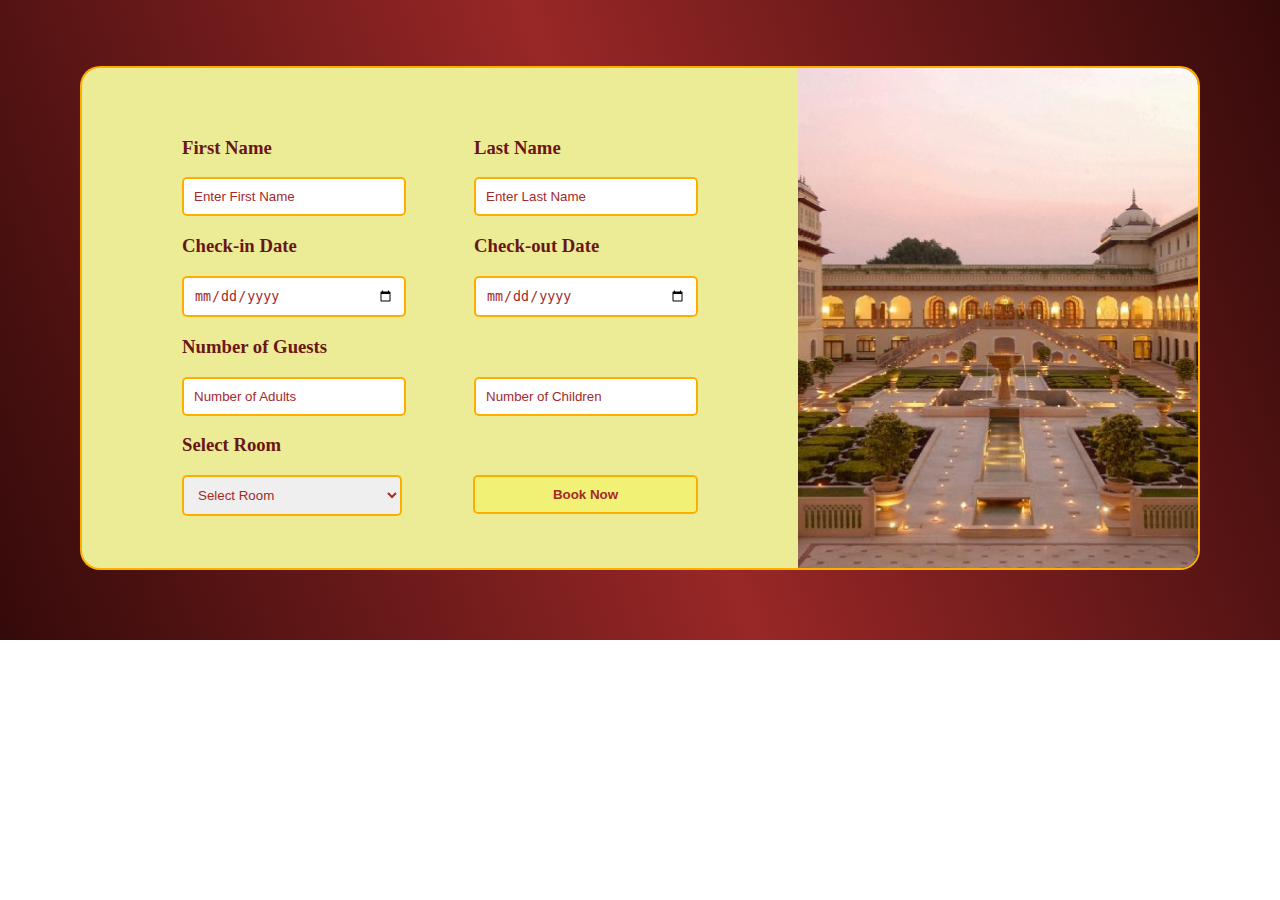
<file: bookform.html>
<!DOCTYPE html>
<html lang="en">
<head>
    <meta charset="UTF-8">
    <meta name="viewport" content="width=device-width, initial-scale=1.0">
    <title>Hotel Raj Mahal</title>
    <link rel="icon" href="images/logo.png">
    <link rel="stylesheet" href="bookform.css">
</head>
<body>
    <form class="bookform">
        <div class="formcont">
            <div class="mainform">
                <div id="FieldSection">
                    <div>
                        <h3>First Name</h3>
                        <input id="Fname" class="form-input" type="text" placeholder="Enter First Name" onkeyup="validateFName()" required>
                        <span id="Fname-er"></span>
                    </div>
                    <div>
                        <h3>Last Name</h3>
                        <input id="Lname" class="form-input" type="text" placeholder="Enter Last Name" onkeyup="validateLName()" required>
                        <span id="Lname-er"></span>
                    </div>  
                </div>
                <div id="FieldSection">
                    <div>
                        <h3>Check-in Date</h3>
                        <input id="CheckIn" class="form-input" type="date" placeholder="DD/MM/YYYY" onkeyup="validateCheckIn()" required>
                        <span id="CheckIn-er"></span>
                    </div>
                    <div>
                        <h3>Check-out Date</h3>
                        <input id="CheckOut" class="form-input" type="date" placeholder="DD/MM/YYYY" onkeyup="validateCheckOut()" required>
                        <span id="CheckOut-er"></span>
                    </div>  
                </div>
                <div>
                    <h3>Number of Guests</h3>
                </div>
                <div id="FieldSection">
                    
                    <div>
                        <input id="Guest" class="form-input" type="number" placeholder="Number of Adults" required>
                        <span id="Guest-er"></span>
                    </div>
                    <div>
                        <input id="Guest" class="form-input" type="number" placeholder="Number of Children" required>
                        <span id="Guest-er"></span>
                    </div>
                </div>
                <div>
                    <h3>Select Room</h3>
                </div>
                <div id="FieldSection">
                    <div>
                        <select id="Room" class="selectroom" required>
                            <option value="">Select Room</option>
                            <option value="Maharaja Suite">Maharaja Suite</option>
                            <option value="Maharani Suite">Maharani Suite</option>
                            <option value="Twin Room">Twin Room</option>
                            <option value="Deluxe Room">Deluxe Room</option>
                            <option value="Premium Room">Premium Room</option>
                            <option value="Standard Room">Standard Room</option>
                        </select>
                    </div>
                    <div>
                        <button id="formbtn"  onclick="return validateForm();">Book Now</button>
                        <span id="submit-er"></span>
                    </div>
                    
                </div>
            </div>
            <div>
                <img id="bookImg" src="images/contactImg2.webp">
            </div>
        </div>
    </form>

    <script src="bookform.js"></script>
</body>
</html>
</file>
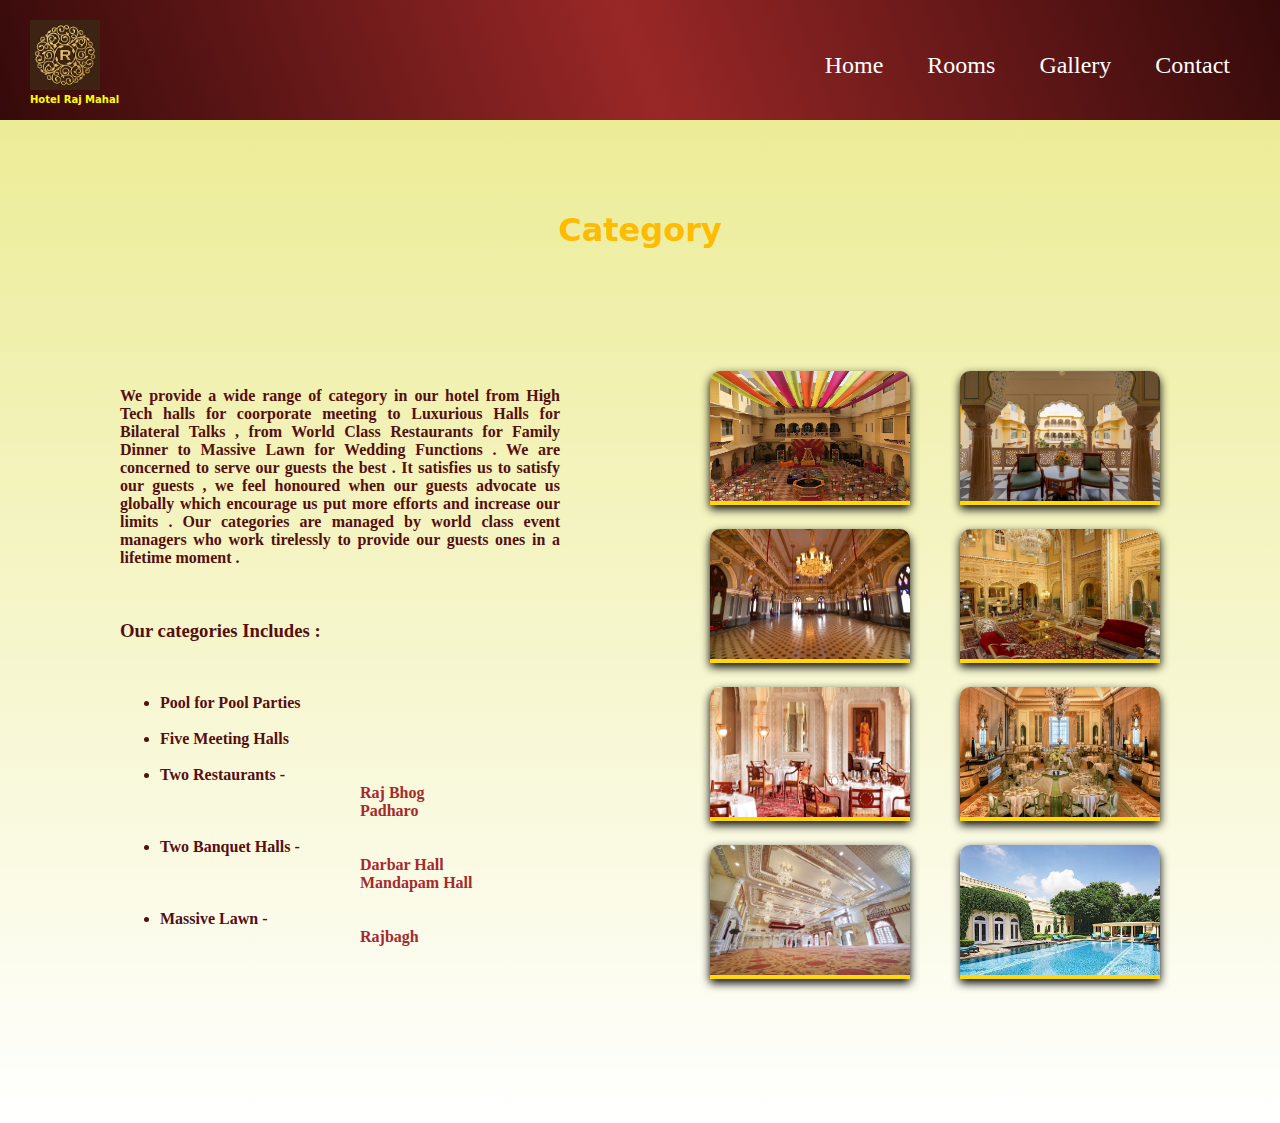
<file: category.html>
<!DOCTYPE html>
<html lang="en">
<head>
    <meta charset="UTF-8">
    <meta name="viewport" content="width=device-width, initial-scale=1.0">
    <title>Hotel Raj Mahal</title>
    <link rel="icon" href="images/logo.png">
    <link href="./style.css" rel="stylesheet">
    <link href="./rooms.html">
    <link href="./index.html">
    <link href="./contact.html">
</head>
<body>
    <header id="head">
        <nav class="navbar">
            <div class="logo">
                <img id="logo" src="images/logo.png">
                <h1 id="name">Hotel Raj Mahal</h1>
            </div>
            <div>
                <a href="index.html" id="headLinks">Home</a>
                <a href="rooms.html" id="headLinks">Rooms</a>
                <a href="gallery.html" id="headLinks">Gallery</a>
                <a href="contact.html" id="headLinks">Contact</a>
            </div>
            </div>
        </nav>
    </header>

    <br/><br/><br/><br/><br/>

    <section id="bg">
        <div>
            <h1 id="heading">Category</h1>
            <div id="category">
                <div id="list">
                    <p>We provide a wide range of category in our hotel from High Tech halls for coorporate meeting to Luxurious Halls for Bilateral Talks , 
                        from World Class Restaurants for Family Dinner to Massive Lawn for Wedding Functions . We are concerned to serve our guests the best .
                        It satisfies us to satisfy our guests , we feel honoured when our guests advocate us globally which encourage us put more efforts and increase our limits . 
                        Our categories are managed by world class event managers who work tirelessly to provide our guests ones in a lifetime moment . 
                    </p><br/>
                    <h3>Our categories Includes :</h3><br/>
                    <ul>
                        <li>Pool for Pool Parties</li><br/>
                        <li>Five Meeting Halls</li><br/>
                        <li>Two Restaurants - 
                            <div id="break">Raj Bhog </div>
                            <div id="break">Padharo</div>
                        </li> <br/>  
                        <li>Two Banquet Halls -
                            <div id="break">Darbar Hall </div>
                            <div id="break">Mandapam Hall</div>
                        </li> <br/>
                        <li>Massive Lawn - 
                            <div id="break">Rajbagh</div>
                        </li>
                    </ul>
                </div>
                <div id="gallary">
                    <div>
                        <img id="catimg" src="images/Lawn.webp">
                        <img id="catimg" src="images/Hall1.webp">                       
                        <img id="catimg" src="images/Dine1.webp">
                        <img id="catimg" src="images/Hall2.jpg">
                    </div>
                    <div>
                        <img id="catimg" src="images/Ramp.avif">
                        <img id="catimg" src="images/Hall3.png">
                        <img id="catimg" src="images/Dine2.webp">
                        <img id="catimg" src="images/Pool.jpg">
                    </div>
                </div>
            </div>
        </div>
    </section>

</body>
</html>
</file>
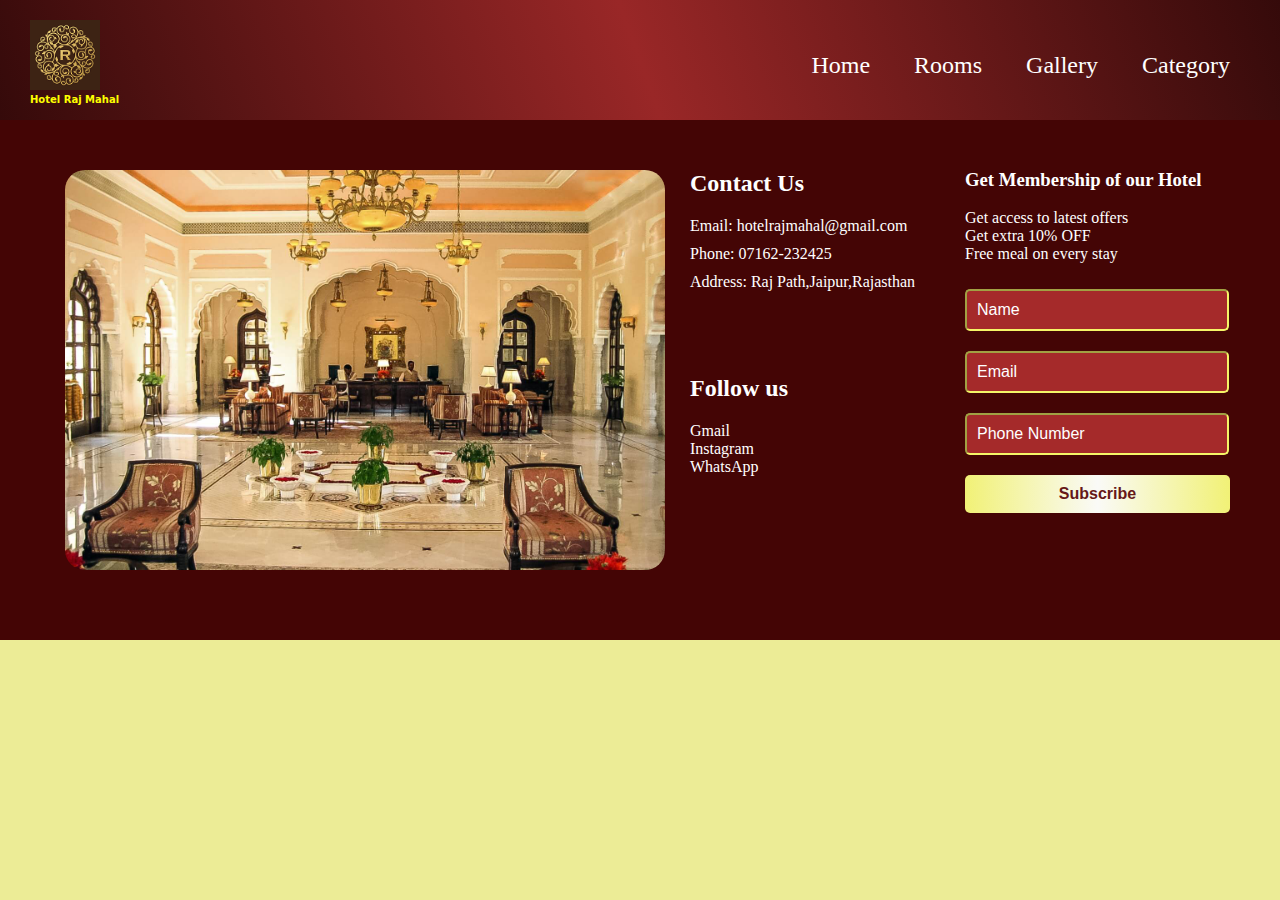
<file: contact.html>
<!DOCTYPE html>
<html lang="en">
<head>
    <meta charset="UTF-8">
    <meta name="viewport" content="width=device-width, initial-scale=1.0">
    <title>Hotel Raj Mahal</title>
    <link rel="icon" href="images/logo.png">
    <link href="./style.css" rel="stylesheet">
    <link href="./contact.css" rel="stylesheet">
    <link href="./rooms.html">
    <link href="./index.html">
    <link href="./category.html">
</head>
<body>
    <header id="head">
        <nav class="navbar">
            <div class="logo">
                <img id="logo" src="images/logo.png">
                <h1 id="name">Hotel Raj Mahal</h1>
            </div>
            <div>
                <a href="index.html" id="headLinks">Home</a>
                <a href="rooms.html" id="headLinks">Rooms</a>
                <a href="gallery.html" id="headLinks">Gallery</a>
                <a href="category.html" id="headLinks">Category</a>
            </div>
            </div>
        </nav>
    </header>

    <footer id="foot" style="padding-top: 50px;">
        <div id="details">
            <div id="division">

                <div id="imgCont">
                    <img id="contactImg" src="images/contactImg4.jpg">
                </div>

                <div id="division1">
                    <h2 id="main">Contact Us</h2>
                    
                        <div id="contactDetails">Email: hotelrajmahal@gmail.com</div>
                        <div id="contactDetails">Phone: 07162-232425</div>
                        <div id="contactDetails">Address: Raj Path,Jaipur,Rajasthan</div>
                
                        </br></br></br>
                
                    <h2 id="main">Follow us</h2>
                    
                        <div><a id="contactMedia" href="https://www.gmail.com">Gmail</a></div>
                        <div><a id="contactMedia" href="https://www.instagram.com">Instagram</a></div>
                        <div><a id="contactMedia" href="https://www.whatsapp.com">WhatsApp</a></div>
                    
                </div>

                <div id="division2">
                    <form onsubmit="sendEmail(); reset(); return false;">
                        <h3 id="main">Get Membership of our Hotel</h3>
                        <p>Get access to latest offers</br>Get extra 10% OFF</br>Free meal on every stay</p>
                        <div>

                            <input type="text" id="name1" placeholder="Name" onkeyup="validateName()" required>
                            <span id="name-er"></span>
            
                            <input type="email" id="email" placeholder="Email" onkeyup="validateEmail()" required>
                            <span id="email-er"></span>
                            
                            <input type="text" id="phone" placeholder="Phone Number" onkeyup="validatePhone()" required>
                            <span id="phone-er"></span>
                        
                        </div>
                        <button id="button" type="submit" onclick="return validateForm()" onclick="alert('Thankyou for choosing Hotel Raj Mahal , We will contact you shortly')">Subscribe</button>
                        <span id="submit-er"></span>

                    </form>
                </div>

            </div>
        </div>
        
    </footer>

    <script src="https://smtpjs.com/v3/smtp.js"></script>
    <script>
        function sendEmail(){
            Email.send({
                Host : "smtp.gmail.com",
                //Here enter the email of hotel and password
                Username : "srajandongre2905@gmail.com",
                Password : "password",
                //Here enter the email of the hotel 
                To : 'hotelrajmahal@gmail.com',
                From : document.getElementById("email").value,
                Subject : "New Enquiry",
                Body : "Name: " + document.getElementById("name").value
                    + "<br> Email: " + document.getElementById("email").value
                    + "<br> Phone no.: " + document.getElementById("phone").value
            }).then(
                message => alert("Email Submitted Successfully, We will contact you shortly")
            );
        }
    </script>
    <script src="contact.js"></script>
</body>

</html>
</file>
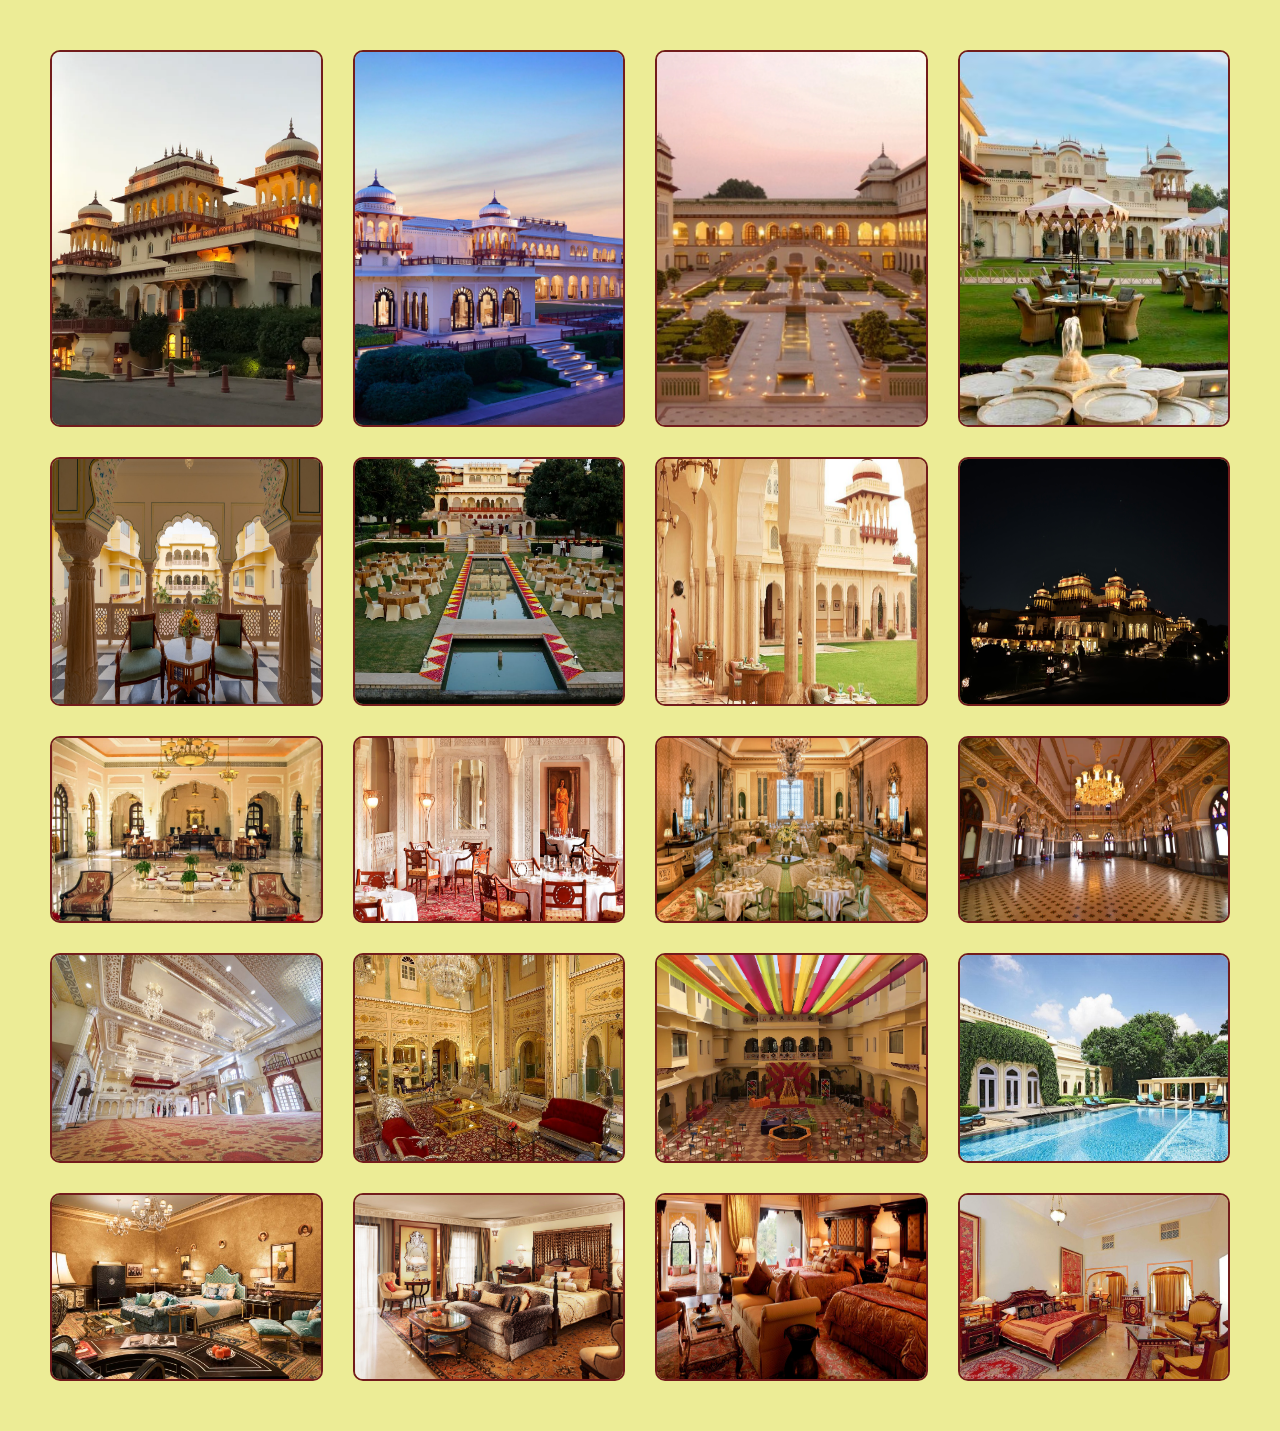
<file: gallery.html>
<!DOCTYPE html>
<html lang="en">
<head>
    <meta charset="UTF-8">
    <meta name="viewport" content="width=device-width, initial-scale=1.0">
    <title>Hotel Raj Mahal</title>
    <link rel="icon" href="images/logo.png">
    <link rel="stylesheet" href="style.css">
    <link rel="stylesheet" href="lightbox.css">
    <link rel="stylesheet" href="gallery.css">
</head>
<body>
    <div class="container">
        <div class="gallery">
            <a href="images/GalImg.webp" data-lightbox="hotel">
                <img src="images/GalImg.webp">
            </a>
            <a href="images/contactImg.webp" data-lightbox="hotel">
                <img src="images/contactImg.webp">
            </a>
            <a href="images/contactImg2.webp" data-lightbox="hotel">
                <img src="images/contactImg2.webp">
            </a>
            <a href="images/GalImg2.avif" data-lightbox="hotel">
                <img src="images/GalImg2.avif">
            </a>
            <a href="images/Ramp.avif" data-lightbox="hotel">
                <img src="images/Ramp.avif">
            </a>
            <a href="images/GalImg3.jpg" data-lightbox="hotel">
                <img src="images/GalImg3.jpg">
            </a>
            <a href="images/GalImg4.jpg" data-lightbox="hotel">
                <img src="images/GalImg4.jpg">
            </a>
            <a href="images/GalImg5.jpg" data-lightbox="hotel">
                <img src="images/GalImg5.jpg">
            </a>
            <a href="images/contactImg4.jpg" data-lightbox="hotel">
                <img src="images/contactImg4.jpg">
            </a>
            <a href="images/Dine1.webp" data-lightbox="hotel">
                <img src="images/Dine1.webp">
            </a>
            <a href="images/Dine2.webp" data-lightbox="hotel">
                <img src="images/Dine2.webp">
            </a>
            <a href="images/Hall1.webp" data-lightbox="hotel">
                <img src="images/Hall1.webp">
            </a>
            <a href="images/Hall2.jpg" data-lightbox="hotel">
                <img src="images/Hall2.jpg">
            </a>
            <a href="images/Hall3.png" data-lightbox="hotel">
                <img src="images/Hall3.png">
            </a>
            <a href="images/Lawn.webp" data-lightbox="hotel">
                <img src="images/Lawn.webp">
            </a>
            <a href="images/Pool.jpg" data-lightbox="hotel">
                <img src="images/Pool.jpg">
            </a>
            <a href="images/MaharajaSuite.jpg" data-lightbox="hotel">
                <img src="images/MaharajaSuite.jpg">
            </a>
            <a href="images/MaharaniSuite.avif" data-lightbox="hotel">
                <img src="images/MaharaniSuite.avif">
            </a>
            <a href="images/TwinRoom.jpg" data-lightbox="hotel">
                <img src="images/TwinRoom.jpg">
            </a>
            <a href="images/DeluxeRoom.jpg" data-lightbox="hotel">
                <img src="images/DeluxeRoom.jpg">
            </a>            
            
        </div>
    </div>

    <script src="lightbox-plus-jquery.js"></script>
</body>
</html>
</file>
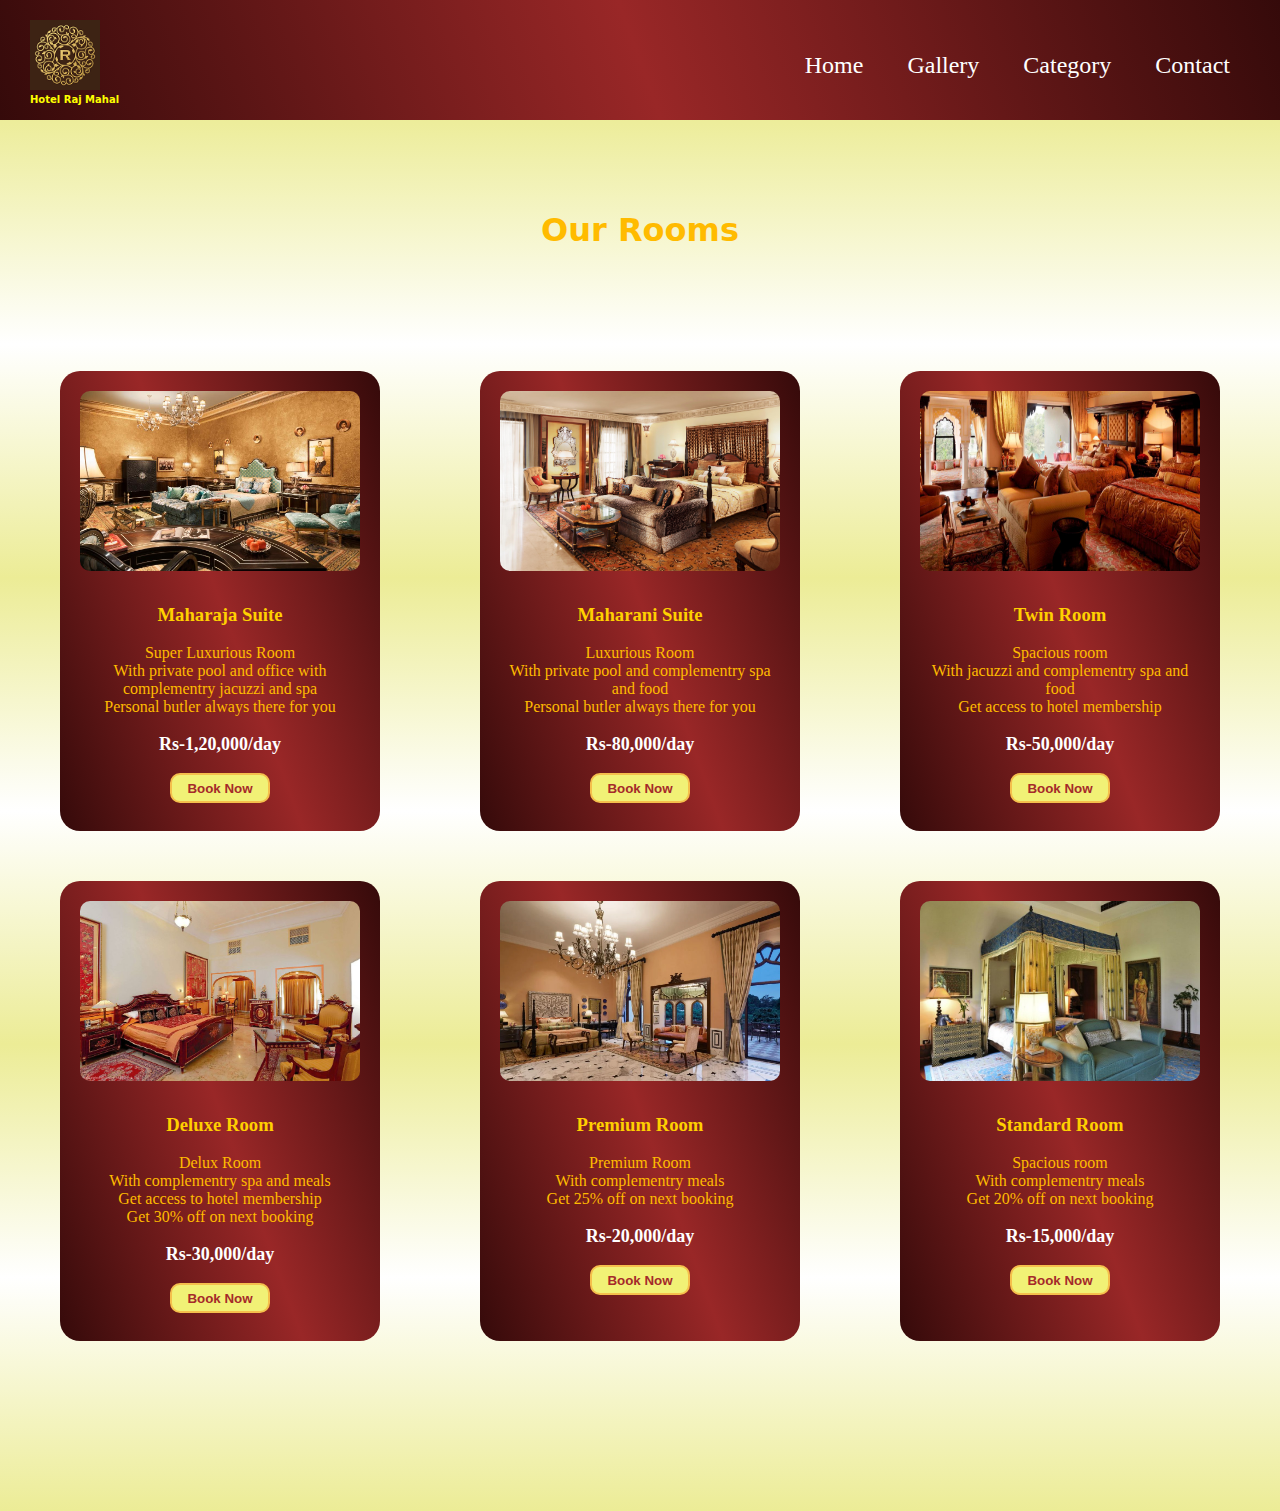
<file: rooms.html>
<!DOCTYPE html>
<html lang="en">
<head>
    <meta charset="UTF-8">
    <meta name="viewport" content="width=device-width, initial-scale=1.0">
    <title>Hotel Raj Mahal</title>
    <link rel="icon" href="images/logo.png">
    <link href="./style.css" rel="stylesheet">
    <link href="./index.html">
    <link href="./category.html">
    <link href="./contact.html">
</head>
<body>
    <header id="head">
        <nav class="navbar">
            <div class="logo">
                <img id="logo" src="images/logo.png">
                <h1 id="name">Hotel Raj Mahal</h1>
            </div>
            <div>
                <a href="index.html" id="headLinks">Home</a>
                <a href="gallery.html" id="headLinks">Gallery</a>
                <a href="category.html" id="headLinks">Category</a>
                <a href="contact.html" id="headLinks">Contact</a>
            </div>
            </div>
        </nav>
    </header>
    
    <br/><br/><br/><br/><br/>

    <section id="rooms">
        <div>
            <h1 id="heading">Our Rooms</h1>
            <div id="cont">
                
                <div id="card">
                    <img id="imag"
                        src="images/MaharajaSuite.jpg">
                    <div>
                        <h3>Maharaja Suite</h3>
                        <p id="Roomdetails">Super Luxurious Room </br>With private pool and office with complementry jacuzzi and spa</br>Personal butler always there for you</p>
                        <p id="price">Rs-1,20,000/day</p>
                        <a href="bookform.html"><button id="bookbtn">Book Now</button></a>
                    </div>
                </div>
            
                <div id="card">
                    <img id="imag"
                        src="images/MaharaniSuite.avif">
                    <div>
                        <h3>Maharani Suite</h3>
                        <p id="Roomdetails">Luxurious Room </br>With private pool and complementry spa and food</br>Personal butler always there for you</p>
                        <p id="price">Rs-80,000/day</p>
                        <a href="bookform.html"><button id="bookbtn">Book Now</button></a>
                    </div>
                </div>
            
                <div id="card">
                    <img id="imag"
                        src="images/TwinRoom.jpg">
                    <div>
                        <h3>Twin Room</h3>
                        <p id="Roomdetails">Spacious room </br>With jacuzzi and complementry spa and food </br>Get access to hotel membership</p>
                        <p id="price">Rs-50,000/day</p>
                        <a href="bookform.html"><button id="bookbtn">Book Now</button></a>
                    </div>
                </div>
            </div>
            <div id="cont">
                
                <div id="card">
                    <img id="imag"
                        src="images/DeluxeRoom.jpg">
                    <div>
                        <h3>Deluxe Room</h3>
                        <p id="Roomdetails">Delux Room </br>With complementry spa and meals</br>Get access to hotel membership<br/>Get 30% off on next booking</p>
                        <p id="price">Rs-30,000/day</p>
                        <a href="bookform.html"><button id="bookbtn">Book Now</button></a>
                    </div>
                </div>
            
                <div id="card">
                    <img id="imag"
                        src="images/PremiumRoom.webp">
                    <div>
                        <h3>Premium Room</h3>
                        <p id="Roomdetails">Premium Room </br>With complementry meals</br>Get 25% off on next booking</p>
                        <p id="price">Rs-20,000/day</p>
                        <a href="bookform.html"><button id="bookbtn">Book Now</button></a>
                    </div>
                </div>
            
                <div id="card">
                    <img id="imag"
                        src="images/StandardRoom.jpg">
                    <div>
                        <h3>Standard Room</h3>
                        <p id="Roomdetails">Spacious room </br>With complementry meals</br>Get 20% off on next booking</p>
                        <p id="price">Rs-15,000/day</p>
                        <a href="bookform.html"><button id="bookbtn">Book Now</button></a>
                    </div>
                </div>
            </div>
        </div>
    </section>
</body>
</html>
</file>
<file: bookform.css>
body{
    margin: 0px;
    padding: 0px;
}

.bookform{
    height: 100%;
    padding: 66px 80px;
    background-image: linear-gradient(70deg,rgb(53, 10, 10),rgb(153, 39, 39),rgb(53,10,10));
}

.formcont{
    display: flex;
}

.mainform{
    width: 600px;
    height: 400px;
    padding: 50px 100px;
    color: rgb(107, 22, 22);
    border-bottom-left-radius: 20px;
    border-top-left-radius: 20px;
    border: 2px solid rgb(255, 174, 0);
    border-right: none;
    background-color:rgb(236, 236, 150) ;
}

#FieldSection{
    display: flex;
    justify-content: space-between;
}

.form-input{
    width: 200px;
    padding: 10px;
    color: brown;
    border-radius: 5px;
    border: 2px solid rgb(255, 174, 0);
}

.form-input::placeholder{
    color: brown;
}

.selectroom{
    width: 220px;
    padding: 10px;
    color: brown;
    border-radius: 5px;
    border: 2px solid rgb(255, 174, 0);
}

#formbtn{
    width: 225px;
    padding: 10px;
    border-radius: 5px;
    border: 2px solid rgb(255, 174, 0);
    background-color: rgb(241, 241, 118);
    color: brown;
    font-weight: bold;
}

#formbtn:hover{
    transform:scale(1.05);
    box-shadow: 0 0 10px rgba(20, 20, 20, 0.918);
}

#bookImg{
    width: 400px;
    height: 500px;
    border-bottom-right-radius: 20px;
    border-top-right-radius: 20px;
    border: 2px solid rgb(255, 174, 0);
    border-left: none;
}

@media (max-width: 575px){
    .bookform{
        height: 100vh;
        padding: 10%;
    }
    #bookImg{
        display: none;
    }
    .mainform{
        width: 80%;
        border-radius: 20px;
        padding: 50px;
        border: 2px solid  rgb(255, 174, 0);
        border-bottom: none;
    }
    .form-input{
        width: 100px;
    }
    .selectroom{
        width: 125px;
        margin-right: 40px;
    }
    #formbtn{
        width: 125px;
    }
}
</file>
<file: style.css>
body{
    margin: 0%;
    background-color: rgb(236, 236, 150);
}

#logo{
    height: 70px;
    width: 70px;
    margin-right: 0px;
    margin-bottom: -7px;
}

#head{
    width: 100%;
    height: 120px;
    position: fixed;
    padding: 10px;
    box-sizing: border-box;
    background-image:linear-gradient(70deg,rgb(53, 10, 10),rgb(153, 39, 39),rgb(53,10,10));
}

.navbar{
    display: flex;
    justify-content: space-between;
    align-items: center;
    padding-right: 20px;
    padding-top: 10px;
    padding-left: 20px;
}

#name{
    color: yellow;
    text-align:inherit;
    font-size:x-small;
    font-family: sans;
    margin-left: 0px;
}

#headLinks{
    color: white;
    text-decoration: none;
    margin-right: 20px;
    margin-left: 20px;
    font-size: x-large;
}

#headLinks:hover{
    color: rgb(250, 211, 39);
}

#home{
    position: relative;
    overflow: hidden;
    inset: 120px 0px;
    margin-bottom: 100px;
    height: 81vh;
    width: 100%;
    background-image: url(images/HeroImage.jpg);
    background-repeat: no-repeat;
    background-size: cover;
    background-position: center;
    background-attachment:fixed;
}

#opac{
    position:absolute;
    inset: 0px 300px;
    height: 78vh;
    background-color: black;
    padding: 10px;
    opacity:70%;
    width: 750px;
}

#wel{
    text-align: center;
    justify-content: center;
    margin: auto;
    position: relative;
    color: rgb(255, 196, 0);
    padding-top: 220px;
    font-family:'Times New Roman', Times, serif;
    font-weight: bold;
}

#about{
    text-align: center;
    padding: 120px;
    padding-top: 0px;
    padding-bottom: 0px;
    grid-column: 2;
    display: flex;
    gap: 100px;
}

#guard{
    width: 450px;
    border-radius: 20px;
}

#bio{
    width: 1200px;
    text-align: justify;
    font-size: large;
    font-weight: bold;
    font-family:Cambria, Cochin, Georgia, Times, 'Times New Roman', serif;
    color: rgb(85, 15, 15);
}

#rooms{
    padding: 120px;
    padding-top: 0px;
}

#bg{
    background-image: linear-gradient(rgb(236, 236, 150),white);
}

#category{
    display: flex;
    padding: 120px;
    padding-top: 0px;
    gap: 150px;
    justify-content: space-evenly;
}

#gallary{
    grid-column: 2;
    display: flex;
    gap: 50px;
}

#catimg{
    width: 200px;
    height: 130px;
    border-radius: 10px;
    border-bottom-left-radius: 0px;
    border-bottom-right-radius: 0px;
    margin-bottom: 20px;
    border-bottom: 4px solid rgb(255, 217, 0);
    box-shadow: 0 4px 10px;
}

#gallerybtn{
    width: 120px;
    padding: 10px;
    text-decoration: none;
    border-radius: 20px;
    border-radius: 10px;
    border: 2px solid rgb(245, 191, 76);
    background-color: rgb(241, 241, 118);
    color: brown;
    font-weight: bold;
    display: none;
}

#gallerybtn:hover{
    transform:scale(1.05);
    box-shadow: 0 0 10px rgba(247, 247, 112, 0.918);
}

#list{
    text-align: justify;
    color: rgb(85, 15, 15);
    font-weight: bold;
    font-family:Cambria, Cochin, Georgia, Times, 'Times New Roman', serif;
}

#break{
    margin-left: 200px;
    color: brown;
    font-weight: bold;
}

#back{
    background-color: rgb(236, 236, 150) ;
}

#heading{
    color: rgb(255, 187, 0);
    text-align: center;
    padding: 100px;
    padding-top: 100px;
    font-family: sans;
}

#cont{
    display:flex;
    text-align: center;
    justify-content:center;
    gap: 100px;
}

#card{
    width:300px;
    height: 420px;
    border-radius: 20px;
    background-image:linear-gradient(70deg,rgb(53, 10, 10),rgb(153, 39, 39),rgb(53,10,10));
    margin-bottom: 50px;
    color: rgb(255, 208, 0);
    padding: 20px;
    
}

#card:hover{
    transform: scale(1.05);
    transition-duration: 0.5s;
}

#imag{
    height:180px;
    width: 280px;
    margin-bottom: 10px;
    border-radius: 10px;
}

#Roomdetails{
    color: rgb(255, 187, 0);
}

#price{
    color: white;
    font-weight: bold;
    font-size: large;
}

#bookbtn{
    width: 100px;
    height:30px;
    border-radius: 10px;
    border: 2px solid rgb(245, 191, 76);
    background-color: rgb(241, 241, 118);
    color: brown;
    font-weight: bold;

}

#bookbtn:hover{
    transform:scale(1.05);
    box-shadow: 0 0 10px rgba(247, 247, 112, 0.918);
}

#rooms{
    background-image: linear-gradient(rgb(236, 236, 150),white,rgb(236, 236, 150),white,rgb(236, 236, 150),white,rgb(236, 236, 150));
}

hr{
    color: brown;
    border-top: 2px solid;
}

#testimonials{
    text-align: center;
    padding-top: 0px;
    padding-left: 80px;
    padding-right: 80px;
    background-color: white;
}

#testCont{
    display: flex;
    align-items: center;
    justify-content: space-evenly;
}

#test{
    border-radius: 20px;
    height: 300px;
    width: 200px;
    justify-content: center;
    margin: 10px;
    margin-bottom: 100px;
    background-color:rgb(236, 236, 150) ;
    color:rgb(85, 15, 15);
    box-shadow: 2px 2px 5px rgba(0, 0, 0, 0.5);
}

#testimg{
    width:100% ;
    height: 150px;
    border-top-left-radius:20px ;
    border-top-right-radius:20px;
    margin-bottom: 25px;
}

.review{
    font-style: italic;
    margin: 0px 10px;
}

.testName{
    font-weight: bold;
}

#foot{
    background-color: rgb(68, 5, 5);
    height: 450px;
    text-align: center;
    color: white;
    padding-bottom: 0px;
}

#details{
    text-align: left;
    justify-content: center;
}

#division{
    display: flex;
    justify-content: space-evenly;
    gap: 10px;
    padding: 100px;
}

#division1{
    width: 300px;
}

.d1links{
    text-decoration: none;
    font-size: x-large;
    color:white;
}

.d1links:hover{
    color: rgb(255, 196, 0);
}

#contactDetails{
    margin-bottom: 10px;
}

#contactMedia{
    text-decoration: none;
    color: white;
}

#contactMedia:hover{
    color:rgb(255,196,0);
}

#input{
    width: 240px;
    color: white;
    background-color: brown;
    text-align: center;
    font-size: medium;
    border-radius: 5px;
    border-width: 2px;
    border-color: rgb(245, 245, 103);
    margin-top: 10px;
    margin-bottom: 10px;
    padding: 10px;
}

#input:hover{
    border-color: yellow;
}

input::placeholder{
    color: white;
}

#button{
    width: 265px;
    border-radius: 5px;
    margin-top: 10px;
    color: rgb(102, 24, 24);
    font-weight: bold;
    font-size: medium;
    padding: 10px;
    border: none;
    cursor: pointer;
    background-image: linear-gradient(90deg,rgb(241, 241, 118),rgb(250, 250, 247),rgb(241,241,118));
}

#button:hover{
    transform: scale(1.05);
    box-shadow: 0 0 10px rgba(247, 247, 112, 0.918);
}

#button:after{
    background-image: linear-gradient(90deg,rgb(241, 241, 118),rgb(241, 241, 53),rgb(241,241,118));
}

#rights{
    background-color: brown;
    margin-top: 10px;
    padding: 10px;
}

@media (max-width: 952px){

    .logo #name{
        display: none;
    }
    #headLinks{
        font-size: large;
        margin: 0px 10px;
    }
}
@media (max-width: 858px){
    #head{
        height: 80px;
        padding: 5px;
        text-align: center;
        align-items: center;
    }
    #logo{
        width: 50px;
        height: 50px;
        margin-top: 0px;
        margin-bottom: 30px;
    }
    #headLinks{
        margin-bottom: 30px;
    }
}
@media (max-width: 575px){
    #headLinks{
        font-size: smaller;
        margin: 0px 5px;
        margin-top: 0px;
        margin-bottom: 30px;
    }
    #home{
        inset: 80px 0px;
    }
    #opac{
        width: 80%;
        height: 60%;
        inset: 80px 30px;
    }
    #wel h1{
        font-size: x-large;
    }
    #wel p{
        font-size: small;
    }
    #about{
        display: block;
        padding: 20px;
        width: 100%;
        align-items: center;
    }
    #guard{
        width: 80%;
    }
    #bio{
        width: 90%;
        font-size: medium;
        font-weight: light;
    }
    #heading{
        padding: 20px;
    }
    #rooms{
        justify-content: center;
        text-align: center;
        padding: 60px;
    }
    #cont{
        display: block;
        padding: 20px;
        gap: 20px;
    }
    #bg{
        justify-content: center;
        text-align: center;
    }
    #category{
        padding: 20px;
    }
    #gallary{
        display: none;
    }
    #gallerybtn{
        align-self: center;
        display: unset;
        margin: 20px;
    }
    #testemonials{
        padding-left: 10px;
        padding-right: 10px;
    }
    #test{
        width: 60px;
        height: 200px;
    }
    #testimg{
        height: 50px;
        margin-bottom: 10px;
    }
    .review{
        font-size: xx-small;
    }
    .testName{
        font-size: xx-small;
    }
    #foot{
        height: 250px;
    }
    #division{
        padding: 10px;
    }
    #d1vision1{
        width: 100px;
    }
    .d1links{
        font-size: small;
    }
    #main{
        font-size: medium;
    }
    #contactDetails{
        font-size: x-small;
    }
    #contactMedia{
        font-size: x-small;
    }
    #division1 p{
        font-size: x-small;
    }
    #button{
        width: 100px;
        padding: 5px;
        font-size: x-small;
    }
    #rights{
        font-size: x-small;
        padding: 5px;
    }
}
</file>
<file: contact.css>
#contactImg{
    margin-top: 20px;
    width: 600px;
    border-radius: 20px;
}

#division{
    display: flex;
    justify-content: space-evenly;
    padding: 50px;
    padding-top: 100px;
    padding-bottom: 0px;
}

#foot{
    height: 590px;
}

#division1{
    width: 250px;
}

#division2{
    width: 250px;
}

#name1{
    width: 240px;
    color: white;
    background-color: brown;
    text-align: left;
    font-size: medium;
    border-radius: 5px;
    border-width: 2px;
    border-color: rgb(245, 245, 103);
    margin-top: 10px;
    margin-bottom: 10px;
    padding: 10px;
}

#name1:hover{
    border-color: yellow;
}

#email{
    width: 240px;
    color: white;
    background-color: brown;
    text-align: left;
    font-size: medium;
    border-radius: 5px;
    border-width: 2px;
    border-color: rgb(245, 245, 103);
    margin-top: 10px;
    margin-bottom: 10px;
    padding: 10px;
}

#email:hover{
    border-color: yellow;
}

#phone{
    width: 240px;
    color: white;
    background-color: brown;
    text-align: left;
    font-size: medium;
    border-radius: 5px;
    border-width: 2px;
    border-color: rgb(245, 245, 103);
    margin-top: 10px;
    margin-bottom: 10px;
    padding: 10px;
}

#phone:hover{
    border-color: yellow;
}

@media (max-width: 575px){
    #division{
        display:block;
        text-align: center;
        padding-top: 50px;
        padding-bottom: 50px;
    }
    #foot{
        height: 100%;
    }
    #contactImg{
        padding-top: 0px;
        width: 100%;
    }
    #division1{
        display: none;
    }
    #division2{
        margin: 0% 20%;
    }
}
</file>
<file: gallery.css>
*{
    margin: 0px;
    padding: 0px;
    box-sizing: border-box;
}

.container{
    width: 100%;
    min-height: 100vh;
    display: flex;
    align-items: center;
    justify-content: center;
    padding: 50px;
    background-color: rgb(236, 236, 150);
}

.gallery{
    display: grid;
    grid-template-columns: repeat(auto-fit,minmax(250px,1fr));
    grid-template-columns: repeat(auto-fit,minmax(250px,1fr));
    grid-gap: 30px;
}

.gallery img{
    transition: 1s;
    width: 100%;
    height: 100%;
    border-radius: 10px;
    border: 2px solid rgb(114, 28, 28);
}

.gallery img:hover{
    transform: scale(1.1);
}
</file>
